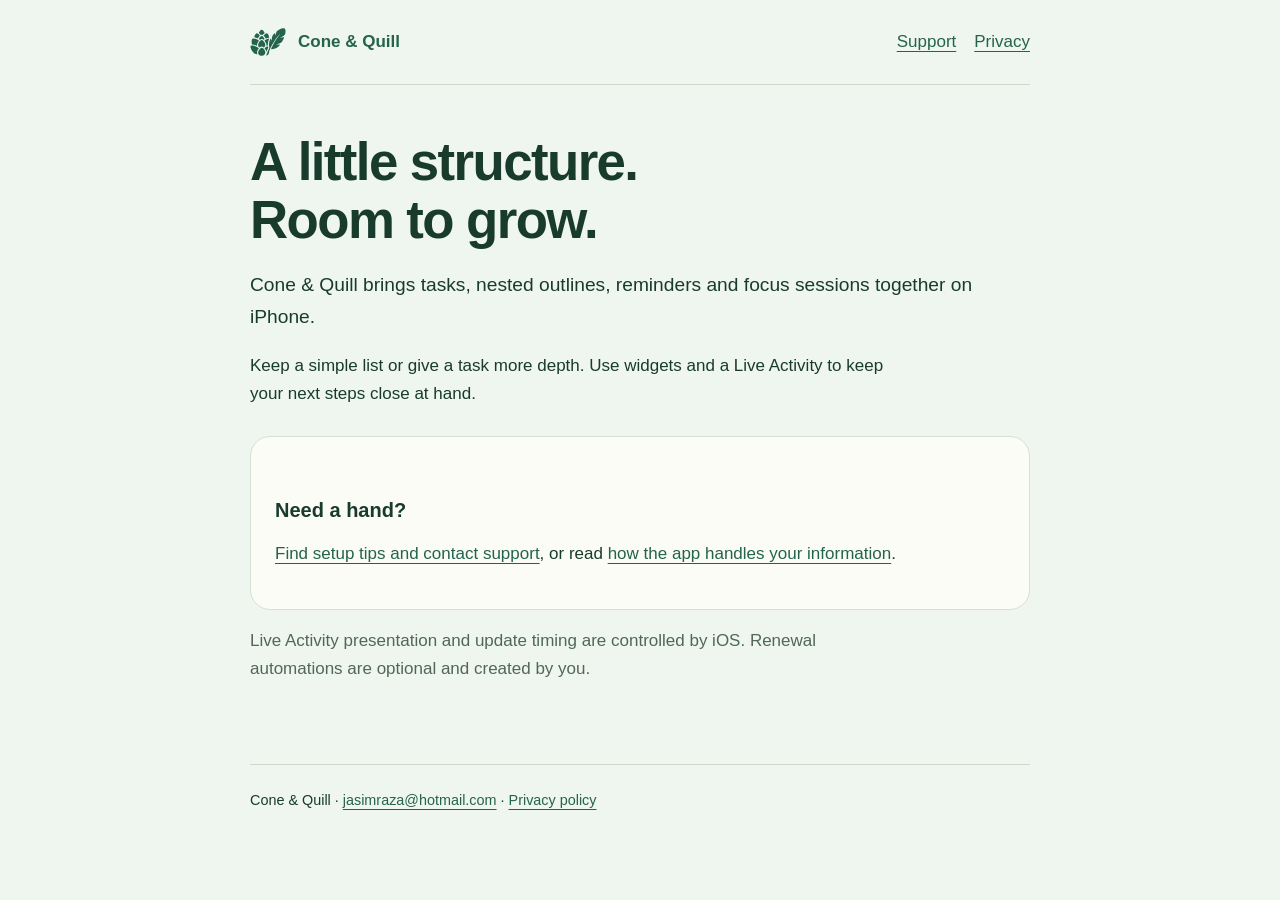
<file: index.html>
<!doctype html><html lang="en"><head><meta charset="utf-8"><meta name="viewport" content="width=device-width, initial-scale=1"><title>Tasks with room to grow — Cone &amp; Quill</title><meta name="description" content="Official support and privacy information for Cone &amp; Quill, an iPhone task app."><link rel="icon" href="assets/evergreen.svg" type="image/svg+xml"><link rel="stylesheet" href="assets/site.css"></head><body><a class="skip" href="#main">Skip to content</a><header><a class="brand" href="./"><img src="assets/evergreen.svg" alt=""><span>Cone &amp; Quill</span></a><nav aria-label="Main"><a href="support/">Support</a><a href="privacy/">Privacy</a></nav></header><main id="main"><h1>A little structure.<br>Room to grow.</h1><p class="intro">Cone &amp; Quill brings tasks, nested outlines, reminders and focus sessions together on iPhone.</p><p>Keep a simple list or give a task more depth. Use widgets and a Live Activity to keep your next steps close at hand.</p><div class="panel"><h2>Need a hand?</h2><p><a href="support/">Find setup tips and contact support</a>, or read <a href="privacy/">how the app handles your information</a>.</p></div><p class="muted">Live Activity presentation and update timing are controlled by iOS. Renewal automations are optional and created by you.</p></main><footer>Cone &amp; Quill · <a href="mailto:jasimraza@hotmail.com">jasimraza@hotmail.com</a> · <a href="privacy/">Privacy policy</a></footer></body></html>
</file>
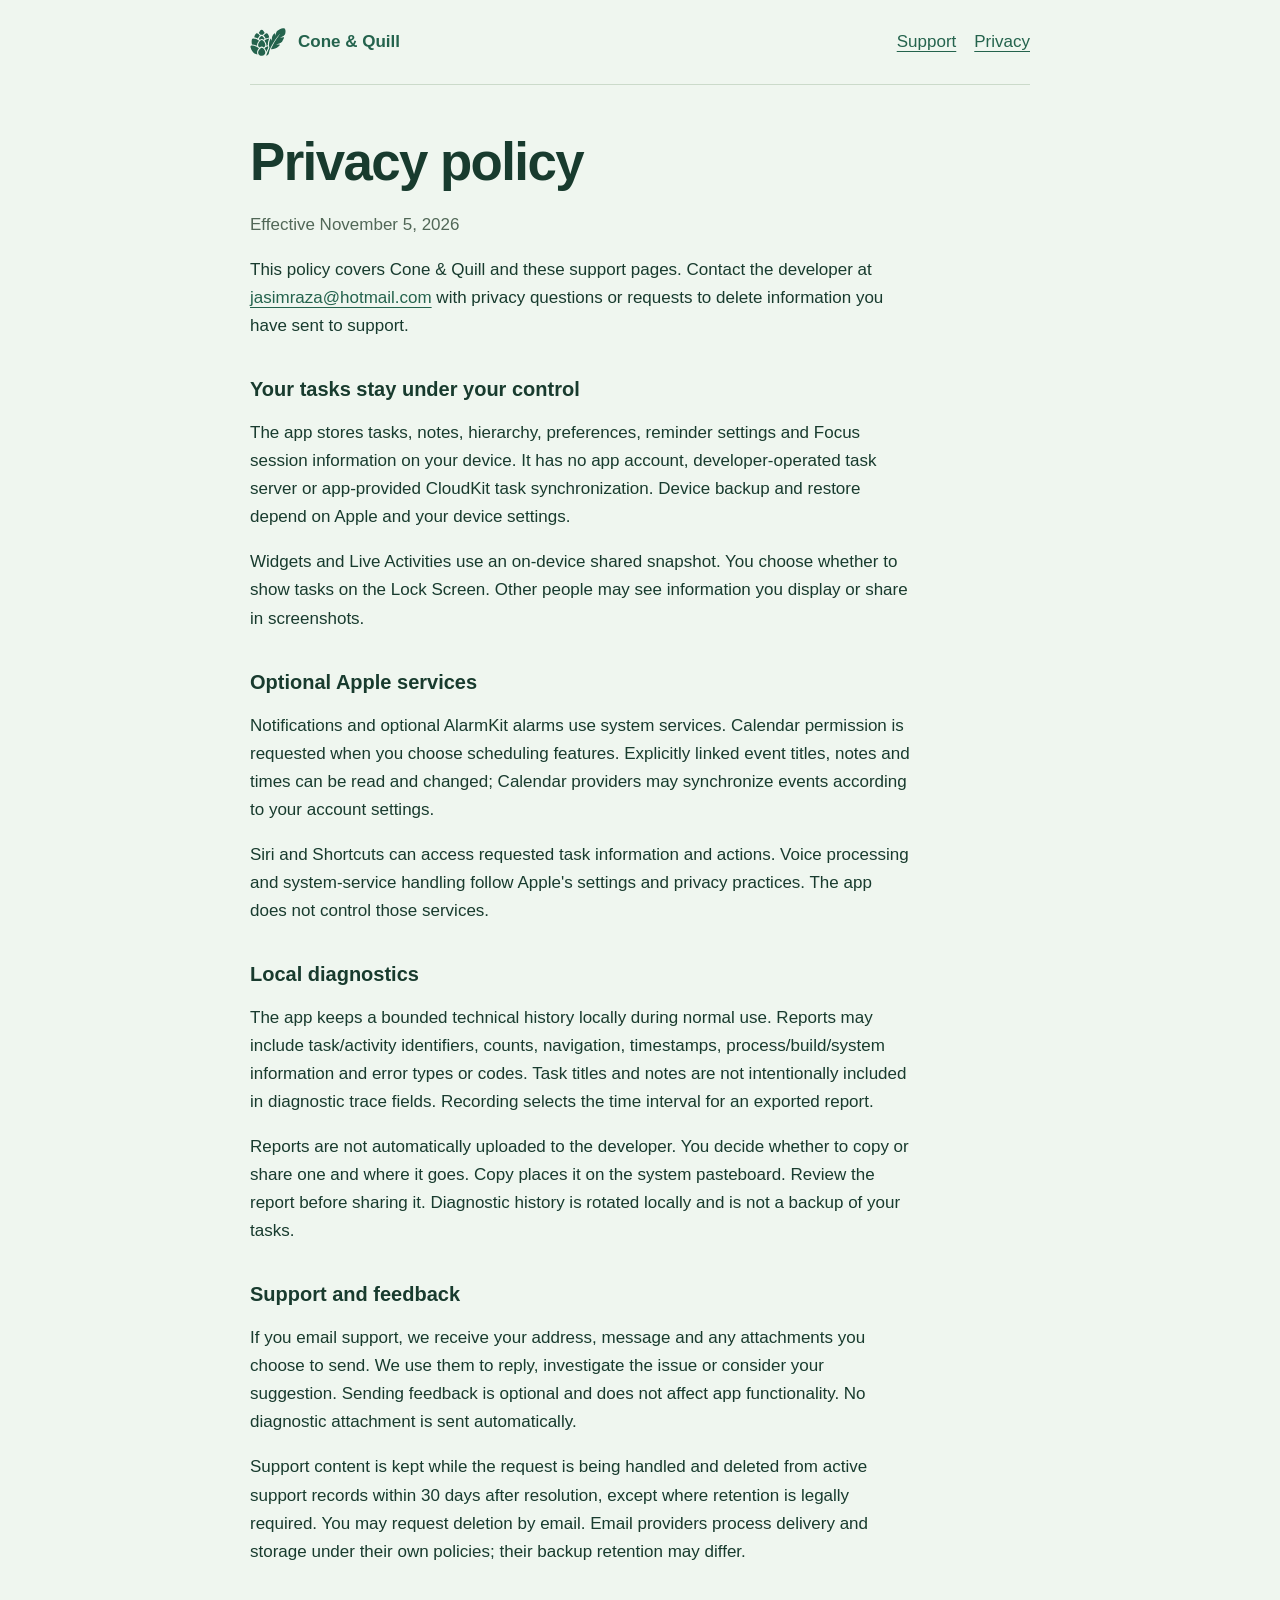
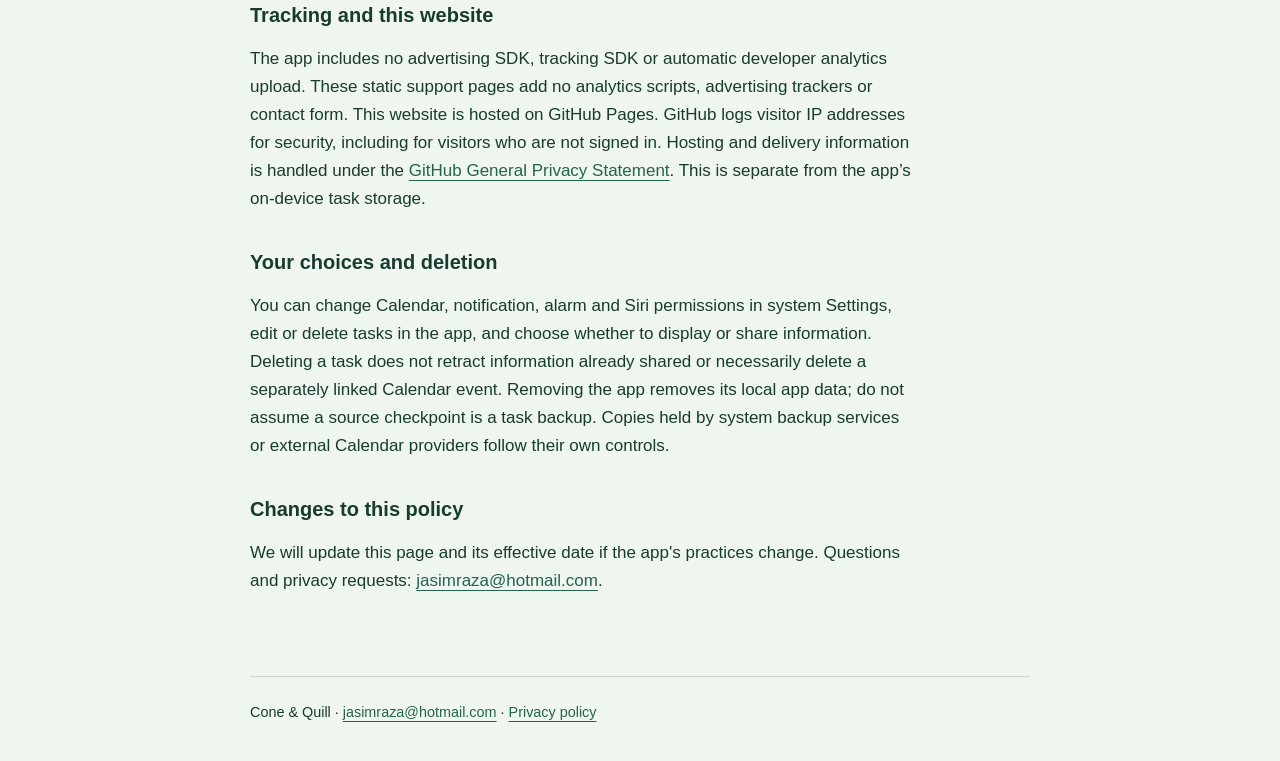
<file: privacy/index.html>
<!doctype html><html lang="en"><head><meta charset="utf-8"><meta name="viewport" content="width=device-width, initial-scale=1"><title>Privacy policy — Cone &amp; Quill</title><meta name="description" content="Official support and privacy information for Cone &amp; Quill, an iPhone task app."><link rel="icon" href="../assets/evergreen.svg" type="image/svg+xml"><link rel="stylesheet" href="../assets/site.css"></head><body><a class="skip" href="#main">Skip to content</a><header><a class="brand" href="../"><img src="../assets/evergreen.svg" alt=""><span>Cone &amp; Quill</span></a><nav aria-label="Main"><a href="../support/">Support</a><a href="../privacy/">Privacy</a></nav></header><main id="main"><h1>Privacy policy</h1><p class="muted">Effective November 5, 2026</p><p>This policy covers Cone &amp; Quill and these support pages. Contact the developer at <a href="mailto:jasimraza@hotmail.com">jasimraza@hotmail.com</a> with privacy questions or requests to delete information you have sent to support.</p><h2>Your tasks stay under your control</h2><p>The app stores tasks, notes, hierarchy, preferences, reminder settings and Focus session information on your device. It has no app account, developer-operated task server or app-provided CloudKit task synchronization. Device backup and restore depend on Apple and your device settings.</p><p>Widgets and Live Activities use an on-device shared snapshot. You choose whether to show tasks on the Lock Screen. Other people may see information you display or share in screenshots.</p><h2>Optional Apple services</h2><p>Notifications and optional AlarmKit alarms use system services. Calendar permission is requested when you choose scheduling features. Explicitly linked event titles, notes and times can be read and changed; Calendar providers may synchronize events according to your account settings.</p><p>Siri and Shortcuts can access requested task information and actions. Voice processing and system-service handling follow Apple's settings and privacy practices. The app does not control those services.</p><h2>Local diagnostics</h2><p>The app keeps a bounded technical history locally during normal use. Reports may include task/activity identifiers, counts, navigation, timestamps, process/build/system information and error types or codes. Task titles and notes are not intentionally included in diagnostic trace fields. Recording selects the time interval for an exported report.</p><p>Reports are not automatically uploaded to the developer. You decide whether to copy or share one and where it goes. Copy places it on the system pasteboard. Review the report before sharing it. Diagnostic history is rotated locally and is not a backup of your tasks.</p><h2>Support and feedback</h2><p>If you email support, we receive your address, message and any attachments you choose to send. We use them to reply, investigate the issue or consider your suggestion. Sending feedback is optional and does not affect app functionality. No diagnostic attachment is sent automatically.</p><p>Support content is kept while the request is being handled and deleted from active support records within 30 days after resolution, except where retention is legally required. You may request deletion by email. Email providers process delivery and storage under their own policies; their backup retention may differ.</p><h2>Tracking and this website</h2><p>The app includes no advertising SDK, tracking SDK or automatic developer analytics upload. These static support pages add no analytics scripts, advertising trackers or contact form. This website is hosted on GitHub Pages. GitHub logs visitor IP addresses for security, including for visitors who are not signed in. Hosting and delivery information is handled under the <a href="https://docs.github.com/en/site-policy/privacy-policies/github-general-privacy-statement">GitHub General Privacy Statement</a>. This is separate from the app’s on-device task storage.</p><h2>Your choices and deletion</h2><p>You can change Calendar, notification, alarm and Siri permissions in system Settings, edit or delete tasks in the app, and choose whether to display or share information. Deleting a task does not retract information already shared or necessarily delete a separately linked Calendar event. Removing the app removes its local app data; do not assume a source checkpoint is a task backup. Copies held by system backup services or external Calendar providers follow their own controls.</p><h2>Changes to this policy</h2><p>We will update this page and its effective date if the app's practices change. Questions and privacy requests: <a href="mailto:jasimraza@hotmail.com">jasimraza@hotmail.com</a>.</p></main><footer>Cone &amp; Quill · <a href="mailto:jasimraza@hotmail.com">jasimraza@hotmail.com</a> · <a href="../privacy/">Privacy policy</a></footer></body></html>
</file>
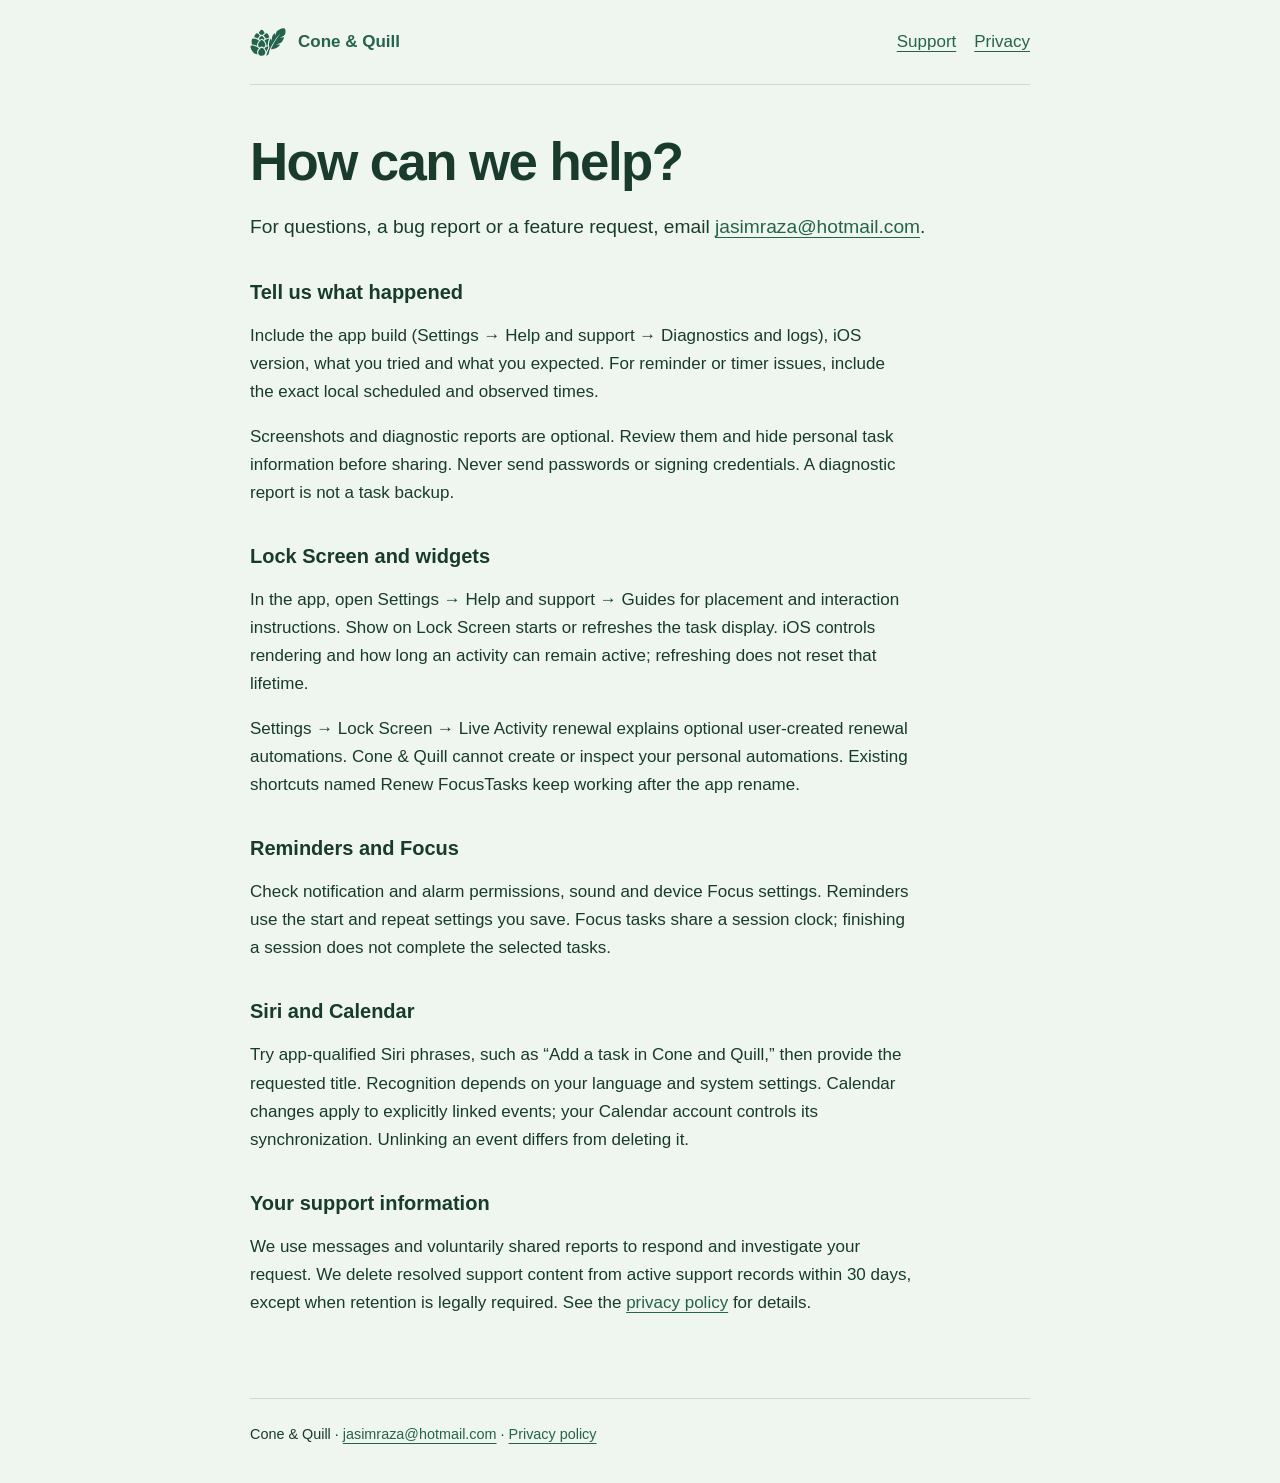
<file: support/index.html>
<!doctype html><html lang="en"><head><meta charset="utf-8"><meta name="viewport" content="width=device-width, initial-scale=1"><title>Support — Cone &amp; Quill</title><meta name="description" content="Official support and privacy information for Cone &amp; Quill, an iPhone task app."><link rel="icon" href="../assets/evergreen.svg" type="image/svg+xml"><link rel="stylesheet" href="../assets/site.css"></head><body><a class="skip" href="#main">Skip to content</a><header><a class="brand" href="../"><img src="../assets/evergreen.svg" alt=""><span>Cone &amp; Quill</span></a><nav aria-label="Main"><a href="../support/">Support</a><a href="../privacy/">Privacy</a></nav></header><main id="main"><h1>How can we help?</h1><p class="intro">For questions, a bug report or a feature request, email <a href="mailto:jasimraza@hotmail.com?subject=Cone%20%26%20Quill%20support">jasimraza@hotmail.com</a>.</p><h2>Tell us what happened</h2><p>Include the app build (Settings → Help and support → Diagnostics and logs), iOS version, what you tried and what you expected. For reminder or timer issues, include the exact local scheduled and observed times.</p><p>Screenshots and diagnostic reports are optional. Review them and hide personal task information before sharing. Never send passwords or signing credentials. A diagnostic report is not a task backup.</p><h2>Lock Screen and widgets</h2><p>In the app, open Settings → Help and support → Guides for placement and interaction instructions. Show on Lock Screen starts or refreshes the task display. iOS controls rendering and how long an activity can remain active; refreshing does not reset that lifetime.</p><p>Settings → Lock Screen → Live Activity renewal explains optional user-created renewal automations. Cone &amp; Quill cannot create or inspect your personal automations. Existing shortcuts named Renew FocusTasks keep working after the app rename.</p><h2>Reminders and Focus</h2><p>Check notification and alarm permissions, sound and device Focus settings. Reminders use the start and repeat settings you save. Focus tasks share a session clock; finishing a session does not complete the selected tasks.</p><h2>Siri and Calendar</h2><p>Try app-qualified Siri phrases, such as “Add a task in Cone and Quill,” then provide the requested title. Recognition depends on your language and system settings. Calendar changes apply to explicitly linked events; your Calendar account controls its synchronization. Unlinking an event differs from deleting it.</p><h2>Your support information</h2><p>We use messages and voluntarily shared reports to respond and investigate your request. We delete resolved support content from active support records within 30 days, except when retention is legally required. See the <a href="../privacy/">privacy policy</a> for details.</p></main><footer>Cone &amp; Quill · <a href="mailto:jasimraza@hotmail.com">jasimraza@hotmail.com</a> · <a href="../privacy/">Privacy policy</a></footer></body></html>
</file>
<file: assets/site.css>
*{box-sizing:border-box}html{color-scheme:light dark}body{margin:0;background:#eff6ef;color:#183b2e;font:17px/1.65 ui-rounded,-apple-system,BlinkMacSystemFont,"Segoe UI",sans-serif}a{color:#24634d;text-underline-offset:4px}a:focus-visible{outline:3px solid #b27725;outline-offset:5px}header,main,footer{width:min(780px,calc(100% - 40px));margin:auto}header{display:flex;align-items:center;justify-content:space-between;gap:20px;padding:24px 0;border-bottom:1px solid #cbdaca}.brand{display:flex;align-items:center;gap:12px;text-decoration:none;font-weight:700}.brand img{width:36px;height:36px}nav{display:flex;gap:18px;flex-wrap:wrap}main{padding:48px 0 64px}h1{font-size:clamp(2rem,7vw,3.3rem);line-height:1.1;letter-spacing:-.03em;margin:0 0 20px}h2{font-size:1.25rem;line-height:1.3;margin-top:36px}p,li{max-width:70ch}.intro{font-size:1.2rem}.muted{color:#516757}.panel{padding:24px;background:#fbfcf6;border:1px solid #d5e1d2;border-radius:20px;margin-top:28px}footer{padding:24px 0 36px;border-top:1px solid #cbdaca;font-size:.9rem}.skip{position:absolute;left:-9999px}.skip:focus{left:20px;top:12px;padding:10px;background:#fff;z-index:5}@media(max-width:480px){header{align-items:flex-start;flex-direction:column;gap:10px}main{padding-top:32px}.panel{padding:18px}}@media(prefers-color-scheme:dark){body{background:#101c17;color:#edf4e9}a{color:#b1d0ad}.muted{color:#b7c8b9}.panel{background:#192b20;border-color:#36503c}header,footer{border-color:#36503c}.brand img{background:#eff6ef;border-radius:8px;padding:3px}}
</file>
